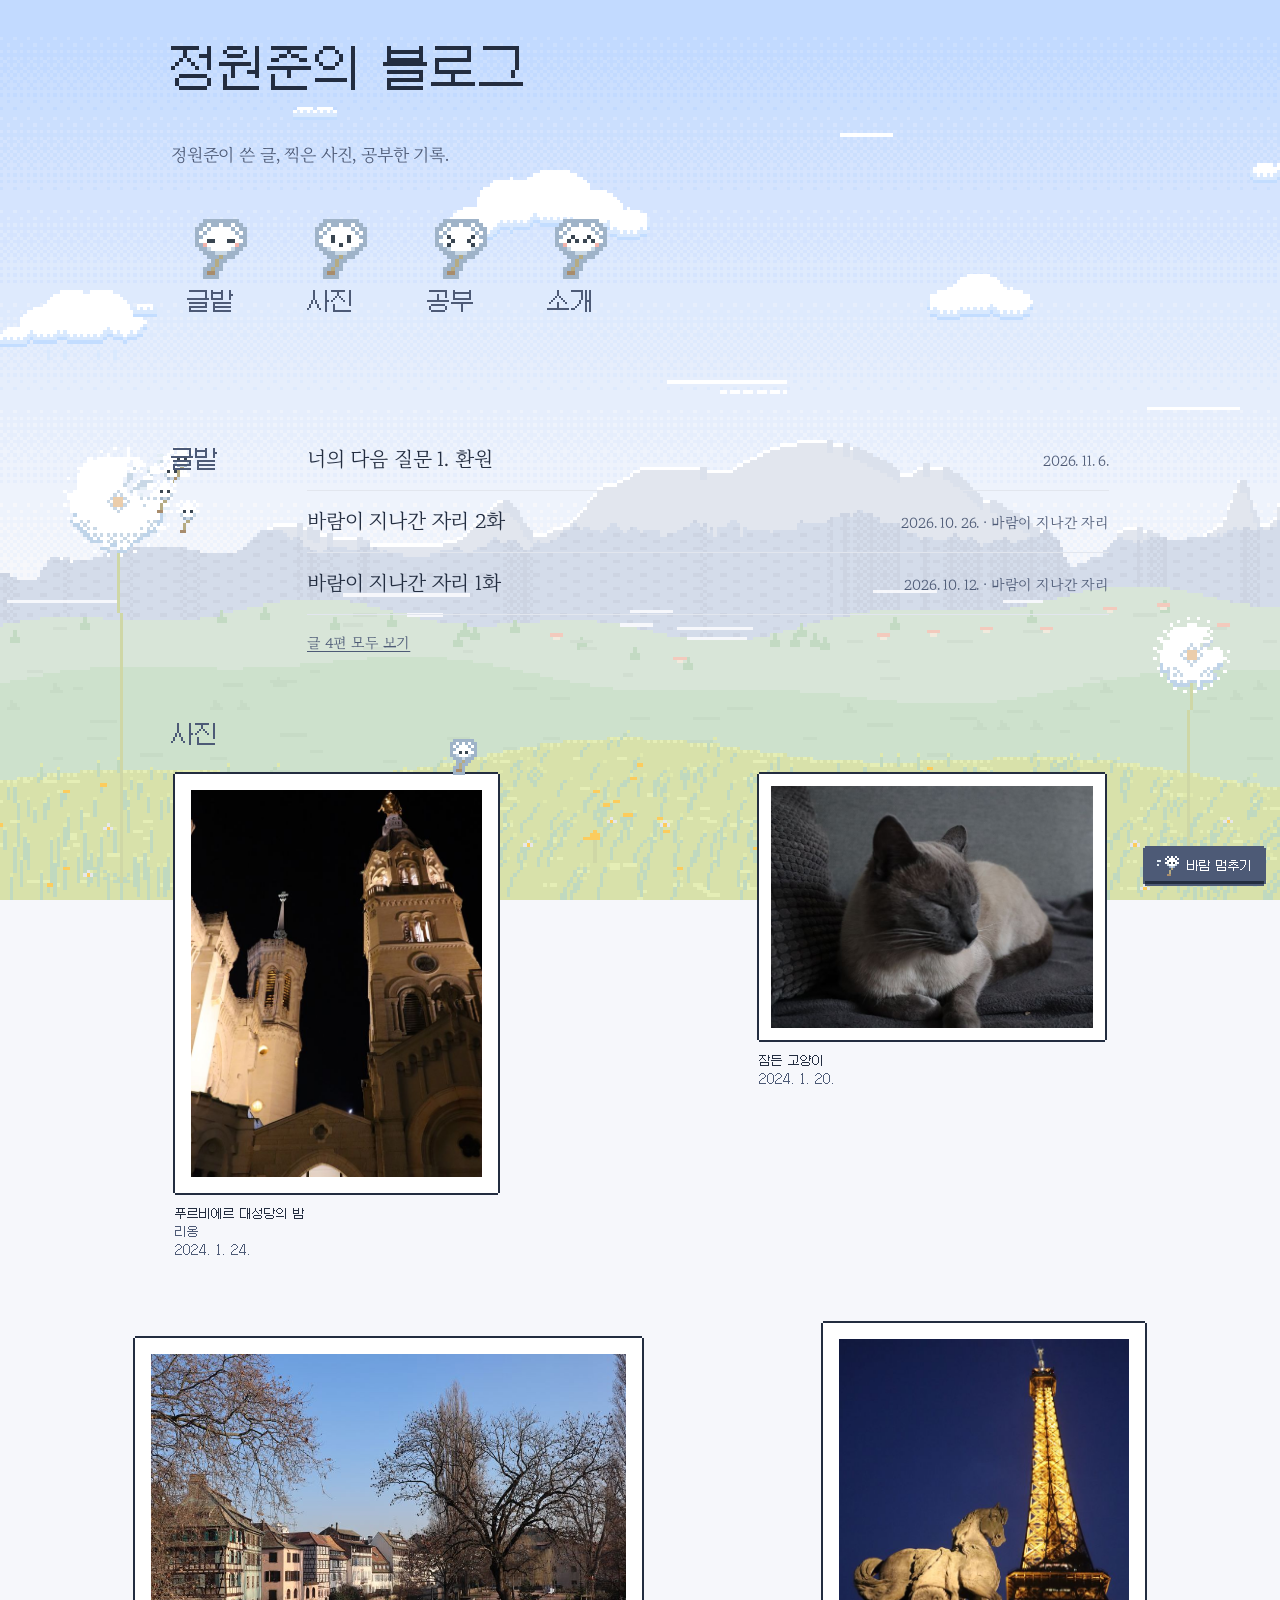
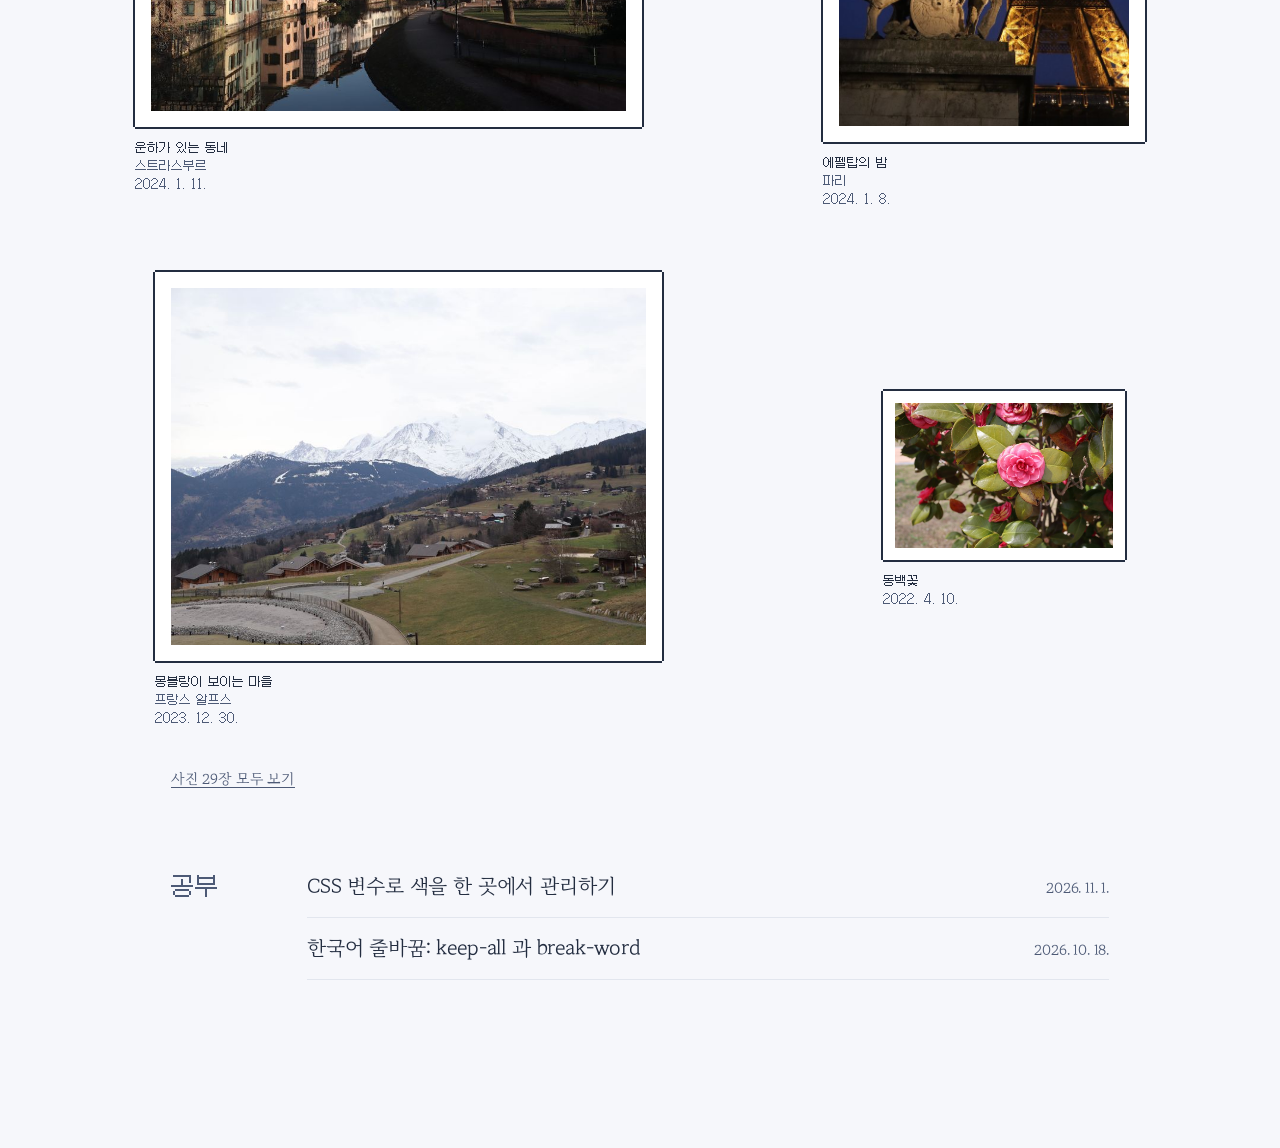
<file: index.html>
<!DOCTYPE html>
<html lang="ko">
<!-- lang="ko" 를 지우지 말 것.
     없으면 브라우저가 한자 글리프를 일본어 폰트에서 가져오고,
     스크린리더가 한국어를 영어로 읽는다. -->
<head>
  <meta charset="UTF-8">
  <meta name="viewport" content="width=device-width, initial-scale=1.0">

  <title>정원준의 블로그</title>
  <meta name="description" content="정원준이 쓴 글, 찍은 사진, 공부한 기록.">
  <meta name="author" content="정원준">

  <link rel="preload" href="fonts/Galmuri11.woff2" as="font" type="font/woff2" crossorigin>
  <link rel="stylesheet" href="style.css">
  <link rel="icon" href="favicon.svg" type="image/svg+xml">

  <!-- Sveltia CMS 트랙: 글 목록은 content/posts.json 에 있고,
       script.js 가 그 파일을 읽어 아래 빈 목록을 채운다. -->
  <script src="script.js" defer></script>
</head>
<body>

  <!-- 씨앗 요정 도트 그림 정의. 화면에 직접 그려지지 않고,
       아래 갈림길·책갈피와 script.js 의 사진 벽이 <use> 로 가져다 쓴다. -->
  <svg class="sprites" width="0" height="0" aria-hidden="true" focusable="false">
<symbol id="seed-b-dot" viewBox="0 0 16 13"><path class="px-l" d="M0 3h3v1h-3zM1 5h1v1h-1z"/><path class="px-w" d="M7 0h1v1h-1zM10 0h1v1h-1zM13 0h1v1h-1zM6 1h1v1h-1zM8 1h5v1h-5zM14 1h1v1h-1zM5 2h1v1h-1zM7 2h7v1h-7zM15 2h1v1h-1zM6 3h9v1h-9zM5 4h3v1h-3zM9 4h3v1h-3zM13 4h3v1h-3zM6 5h9v1h-9zM8 6h5v1h-5z"/><path class="px-s" d="M7 6h1v1h-1zM13 6h1v1h-1zM9 7h3v1h-3z"/><path class="px-o" d="M8 7h1v1h-1zM12 7h1v1h-1z"/><path class="px-e" d="M8 4h1v1h-1zM12 4h1v1h-1z"/><path class="px-t" d="M10 8h1v1h-1zM9 9h1v1h-1zM9 10h1v1h-1zM8 11h1v1h-1z"/><path class="px-k" d="M7 12h2v1h-2z"/></symbol>
<symbol id="seed-b-dot-blush" viewBox="0 0 16 13"><path class="px-l" d="M0 3h3v1h-3zM1 5h1v1h-1z"/><path class="px-w" d="M7 0h1v1h-1zM10 0h1v1h-1zM13 0h1v1h-1zM6 1h1v1h-1zM8 1h5v1h-5zM14 1h1v1h-1zM5 2h1v1h-1zM7 2h7v1h-7zM15 2h1v1h-1zM6 3h9v1h-9zM5 4h3v1h-3zM9 4h3v1h-3zM13 4h3v1h-3zM7 5h7v1h-7zM8 6h5v1h-5z"/><path class="px-s" d="M7 6h1v1h-1zM13 6h1v1h-1zM9 7h3v1h-3z"/><path class="px-o" d="M8 7h1v1h-1zM12 7h1v1h-1z"/><path class="px-e" d="M8 4h1v1h-1zM12 4h1v1h-1z"/><path class="px-b" d="M6 5h1v1h-1zM14 5h1v1h-1z"/><path class="px-t" d="M10 8h1v1h-1zM9 9h1v1h-1zM9 10h1v1h-1zM8 11h1v1h-1z"/><path class="px-k" d="M7 12h2v1h-2z"/></symbol>
<symbol id="seed-b-squint" viewBox="0 0 16 13"><path class="px-l" d="M0 3h3v1h-3zM1 5h1v1h-1z"/><path class="px-w" d="M7 0h1v1h-1zM10 0h1v1h-1zM13 0h1v1h-1zM6 1h1v1h-1zM8 1h5v1h-5zM14 1h1v1h-1zM5 2h1v1h-1zM7 2h7v1h-7zM15 2h1v1h-1zM6 3h1v1h-1zM8 3h5v1h-5zM14 3h1v1h-1zM5 4h3v1h-3zM9 4h3v1h-3zM13 4h3v1h-3zM6 5h1v1h-1zM8 5h5v1h-5zM14 5h1v1h-1zM8 6h5v1h-5z"/><path class="px-s" d="M7 6h1v1h-1zM13 6h1v1h-1zM9 7h3v1h-3z"/><path class="px-o" d="M8 7h1v1h-1zM12 7h1v1h-1z"/><path class="px-e" d="M7 3h1v1h-1zM13 3h1v1h-1zM8 4h1v1h-1zM12 4h1v1h-1zM7 5h1v1h-1zM13 5h1v1h-1z"/><path class="px-t" d="M10 8h1v1h-1zM9 9h1v1h-1zM9 10h1v1h-1zM8 11h1v1h-1z"/><path class="px-k" d="M7 12h2v1h-2z"/></symbol>
<symbol id="seed-b-squint-blush" viewBox="0 0 16 13"><path class="px-l" d="M0 3h3v1h-3zM1 5h1v1h-1z"/><path class="px-w" d="M7 0h1v1h-1zM10 0h1v1h-1zM13 0h1v1h-1zM6 1h1v1h-1zM8 1h5v1h-5zM14 1h1v1h-1zM5 2h1v1h-1zM7 2h7v1h-7zM15 2h1v1h-1zM6 3h1v1h-1zM8 3h5v1h-5zM14 3h1v1h-1zM5 4h3v1h-3zM9 4h3v1h-3zM13 4h3v1h-3zM8 5h5v1h-5zM8 6h5v1h-5z"/><path class="px-s" d="M7 6h1v1h-1zM13 6h1v1h-1zM9 7h3v1h-3z"/><path class="px-o" d="M8 7h1v1h-1zM12 7h1v1h-1z"/><path class="px-e" d="M7 3h1v1h-1zM13 3h1v1h-1zM8 4h1v1h-1zM12 4h1v1h-1zM7 5h1v1h-1zM13 5h1v1h-1z"/><path class="px-b" d="M6 5h1v1h-1zM14 5h1v1h-1z"/><path class="px-t" d="M10 8h1v1h-1zM9 9h1v1h-1zM9 10h1v1h-1zM8 11h1v1h-1z"/><path class="px-k" d="M7 12h2v1h-2z"/></symbol>
<symbol id="seed-b-smile" viewBox="0 0 16 13"><path class="px-l" d="M0 3h3v1h-3zM1 5h1v1h-1z"/><path class="px-w" d="M7 0h1v1h-1zM10 0h1v1h-1zM13 0h1v1h-1zM6 1h1v1h-1zM8 1h5v1h-5zM14 1h1v1h-1zM5 2h1v1h-1zM7 2h7v1h-7zM15 2h1v1h-1zM6 3h2v1h-2zM9 3h3v1h-3zM13 3h2v1h-2zM5 4h2v1h-2zM8 4h1v1h-1zM10 4h1v1h-1zM12 4h1v1h-1zM14 4h2v1h-2zM6 5h9v1h-9zM8 6h5v1h-5z"/><path class="px-s" d="M7 6h1v1h-1zM13 6h1v1h-1zM9 7h3v1h-3z"/><path class="px-o" d="M8 7h1v1h-1zM12 7h1v1h-1z"/><path class="px-e" d="M8 3h1v1h-1zM12 3h1v1h-1zM7 4h1v1h-1zM9 4h1v1h-1zM11 4h1v1h-1zM13 4h1v1h-1z"/><path class="px-t" d="M10 8h1v1h-1zM9 9h1v1h-1zM9 10h1v1h-1zM8 11h1v1h-1z"/><path class="px-k" d="M7 12h2v1h-2z"/></symbol>
<symbol id="seed-b-smile-blush" viewBox="0 0 16 13"><path class="px-l" d="M0 3h3v1h-3zM1 5h1v1h-1z"/><path class="px-w" d="M7 0h1v1h-1zM10 0h1v1h-1zM13 0h1v1h-1zM6 1h1v1h-1zM8 1h5v1h-5zM14 1h1v1h-1zM5 2h1v1h-1zM7 2h7v1h-7zM15 2h1v1h-1zM6 3h2v1h-2zM9 3h3v1h-3zM13 3h2v1h-2zM5 4h2v1h-2zM8 4h1v1h-1zM10 4h1v1h-1zM12 4h1v1h-1zM14 4h2v1h-2zM7 5h7v1h-7zM8 6h5v1h-5z"/><path class="px-s" d="M7 6h1v1h-1zM13 6h1v1h-1zM9 7h3v1h-3z"/><path class="px-o" d="M8 7h1v1h-1zM12 7h1v1h-1z"/><path class="px-e" d="M8 3h1v1h-1zM12 3h1v1h-1zM7 4h1v1h-1zM9 4h1v1h-1zM11 4h1v1h-1zM13 4h1v1h-1z"/><path class="px-b" d="M6 5h1v1h-1zM14 5h1v1h-1z"/><path class="px-t" d="M10 8h1v1h-1zM9 9h1v1h-1zM9 10h1v1h-1zM8 11h1v1h-1z"/><path class="px-k" d="M7 12h2v1h-2z"/></symbol>
<symbol id="seed-b-sleep" viewBox="0 0 16 13"><path class="px-l" d="M0 3h3v1h-3zM1 5h1v1h-1z"/><path class="px-w" d="M7 0h1v1h-1zM10 0h1v1h-1zM13 0h1v1h-1zM6 1h1v1h-1zM8 1h5v1h-5zM14 1h1v1h-1zM5 2h1v1h-1zM7 2h7v1h-7zM15 2h1v1h-1zM6 3h9v1h-9zM5 4h2v1h-2zM9 4h3v1h-3zM14 4h2v1h-2zM6 5h9v1h-9zM8 6h5v1h-5z"/><path class="px-s" d="M7 6h1v1h-1zM13 6h1v1h-1zM9 7h3v1h-3z"/><path class="px-o" d="M8 7h1v1h-1zM12 7h1v1h-1z"/><path class="px-e" d="M7 4h2v1h-2zM12 4h2v1h-2z"/><path class="px-t" d="M10 8h1v1h-1zM9 9h1v1h-1zM9 10h1v1h-1zM8 11h1v1h-1z"/><path class="px-k" d="M7 12h2v1h-2z"/></symbol>
<symbol id="seed-b-sleep-blush" viewBox="0 0 16 13"><path class="px-l" d="M0 3h3v1h-3zM1 5h1v1h-1z"/><path class="px-w" d="M7 0h1v1h-1zM10 0h1v1h-1zM13 0h1v1h-1zM6 1h1v1h-1zM8 1h5v1h-5zM14 1h1v1h-1zM5 2h1v1h-1zM7 2h7v1h-7zM15 2h1v1h-1zM6 3h9v1h-9zM5 4h2v1h-2zM9 4h3v1h-3zM14 4h2v1h-2zM7 5h7v1h-7zM8 6h5v1h-5z"/><path class="px-s" d="M7 6h1v1h-1zM13 6h1v1h-1zM9 7h3v1h-3z"/><path class="px-o" d="M8 7h1v1h-1zM12 7h1v1h-1z"/><path class="px-e" d="M7 4h2v1h-2zM12 4h2v1h-2z"/><path class="px-b" d="M6 5h1v1h-1zM14 5h1v1h-1z"/><path class="px-t" d="M10 8h1v1h-1zM9 9h1v1h-1zM9 10h1v1h-1zM8 11h1v1h-1z"/><path class="px-k" d="M7 12h2v1h-2z"/></symbol>
<symbol id="seed-b-wow" viewBox="0 0 16 13"><path class="px-l" d="M0 3h3v1h-3zM1 5h1v1h-1z"/><path class="px-w" d="M7 0h1v1h-1zM10 0h1v1h-1zM13 0h1v1h-1zM6 1h1v1h-1zM8 1h5v1h-5zM14 1h1v1h-1zM5 2h1v1h-1zM7 2h7v1h-7zM15 2h1v1h-1zM6 3h2v1h-2zM9 3h3v1h-3zM13 3h2v1h-2zM5 4h3v1h-3zM9 4h3v1h-3zM13 4h3v1h-3zM6 5h4v1h-4zM11 5h4v1h-4zM8 6h5v1h-5z"/><path class="px-s" d="M7 6h1v1h-1zM13 6h1v1h-1zM9 7h3v1h-3z"/><path class="px-o" d="M8 7h1v1h-1zM12 7h1v1h-1z"/><path class="px-e" d="M8 3h1v1h-1zM12 3h1v1h-1zM8 4h1v1h-1zM12 4h1v1h-1zM10 5h1v1h-1z"/><path class="px-t" d="M10 8h1v1h-1zM9 9h1v1h-1zM9 10h1v1h-1zM8 11h1v1h-1z"/><path class="px-k" d="M7 12h2v1h-2z"/></symbol>
<symbol id="seed-b-wow-blush" viewBox="0 0 16 13"><path class="px-l" d="M0 3h3v1h-3zM1 5h1v1h-1z"/><path class="px-w" d="M7 0h1v1h-1zM10 0h1v1h-1zM13 0h1v1h-1zM6 1h1v1h-1zM8 1h5v1h-5zM14 1h1v1h-1zM5 2h1v1h-1zM7 2h7v1h-7zM15 2h1v1h-1zM6 3h2v1h-2zM9 3h3v1h-3zM13 3h2v1h-2zM5 4h3v1h-3zM9 4h3v1h-3zM13 4h3v1h-3zM7 5h3v1h-3zM11 5h3v1h-3zM8 6h5v1h-5z"/><path class="px-s" d="M7 6h1v1h-1zM13 6h1v1h-1zM9 7h3v1h-3z"/><path class="px-o" d="M8 7h1v1h-1zM12 7h1v1h-1z"/><path class="px-e" d="M8 3h1v1h-1zM12 3h1v1h-1zM8 4h1v1h-1zM12 4h1v1h-1zM10 5h1v1h-1z"/><path class="px-b" d="M6 5h1v1h-1zM14 5h1v1h-1z"/><path class="px-t" d="M10 8h1v1h-1zM9 9h1v1h-1zM9 10h1v1h-1zM8 11h1v1h-1z"/><path class="px-k" d="M7 12h2v1h-2z"/></symbol>
<symbol id="seed-b-wink" viewBox="0 0 16 13"><path class="px-l" d="M0 3h3v1h-3zM1 5h1v1h-1z"/><path class="px-w" d="M7 0h1v1h-1zM10 0h1v1h-1zM13 0h1v1h-1zM6 1h1v1h-1zM8 1h5v1h-5zM14 1h1v1h-1zM5 2h1v1h-1zM7 2h7v1h-7zM15 2h1v1h-1zM6 3h6v1h-6zM13 3h2v1h-2zM5 4h3v1h-3zM9 4h2v1h-2zM12 4h1v1h-1zM14 4h2v1h-2zM6 5h9v1h-9zM8 6h5v1h-5z"/><path class="px-s" d="M7 6h1v1h-1zM13 6h1v1h-1zM9 7h3v1h-3z"/><path class="px-o" d="M8 7h1v1h-1zM12 7h1v1h-1z"/><path class="px-e" d="M12 3h1v1h-1zM8 4h1v1h-1zM11 4h1v1h-1zM13 4h1v1h-1z"/><path class="px-t" d="M10 8h1v1h-1zM9 9h1v1h-1zM9 10h1v1h-1zM8 11h1v1h-1z"/><path class="px-k" d="M7 12h2v1h-2z"/></symbol>
<symbol id="seed-b-wink-blush" viewBox="0 0 16 13"><path class="px-l" d="M0 3h3v1h-3zM1 5h1v1h-1z"/><path class="px-w" d="M7 0h1v1h-1zM10 0h1v1h-1zM13 0h1v1h-1zM6 1h1v1h-1zM8 1h5v1h-5zM14 1h1v1h-1zM5 2h1v1h-1zM7 2h7v1h-7zM15 2h1v1h-1zM6 3h6v1h-6zM13 3h2v1h-2zM5 4h3v1h-3zM9 4h2v1h-2zM12 4h1v1h-1zM14 4h2v1h-2zM7 5h7v1h-7zM8 6h5v1h-5z"/><path class="px-s" d="M7 6h1v1h-1zM13 6h1v1h-1zM9 7h3v1h-3z"/><path class="px-o" d="M8 7h1v1h-1zM12 7h1v1h-1z"/><path class="px-e" d="M12 3h1v1h-1zM8 4h1v1h-1zM11 4h1v1h-1zM13 4h1v1h-1z"/><path class="px-b" d="M6 5h1v1h-1zM14 5h1v1h-1z"/><path class="px-t" d="M10 8h1v1h-1zM9 9h1v1h-1zM9 10h1v1h-1zM8 11h1v1h-1z"/><path class="px-k" d="M7 12h2v1h-2z"/></symbol>
<symbol id="seed-s-dot" viewBox="0 0 11 10"><path class="px-l" d="M0 2h2v1h-2zM0 4h1v1h-1z"/><path class="px-w" d="M5 0h1v1h-1zM7 0h1v1h-1zM9 0h1v1h-1zM4 1h1v1h-1zM6 1h3v1h-3zM10 1h1v1h-1zM5 2h5v1h-5zM4 3h2v1h-2zM7 3h1v1h-1zM9 3h2v1h-2zM6 4h3v1h-3z"/><path class="px-s" d="M5 4h1v1h-1zM9 4h1v1h-1zM7 5h1v1h-1z"/><path class="px-o" d="M6 5h1v1h-1zM8 5h1v1h-1z"/><path class="px-e" d="M6 3h1v1h-1zM8 3h1v1h-1z"/><path class="px-t" d="M7 6h1v1h-1zM6 7h1v1h-1zM6 8h1v1h-1z"/><path class="px-k" d="M5 9h2v1h-2z"/></symbol>
<symbol id="seed-s-sleep" viewBox="0 0 11 10"><path class="px-l" d="M0 2h2v1h-2zM0 4h1v1h-1z"/><path class="px-w" d="M5 0h1v1h-1zM7 0h1v1h-1zM9 0h1v1h-1zM4 1h1v1h-1zM6 1h3v1h-3zM10 1h1v1h-1zM5 2h5v1h-5zM4 3h1v1h-1zM7 3h1v1h-1zM10 3h1v1h-1zM6 4h3v1h-3z"/><path class="px-s" d="M5 4h1v1h-1zM9 4h1v1h-1zM7 5h1v1h-1z"/><path class="px-o" d="M6 5h1v1h-1zM8 5h1v1h-1z"/><path class="px-e" d="M5 3h2v1h-2zM8 3h2v1h-2z"/><path class="px-t" d="M7 6h1v1h-1zM6 7h1v1h-1zM6 8h1v1h-1z"/><path class="px-k" d="M5 9h2v1h-2z"/></symbol>
<symbol id="seed-fluff" viewBox="0 0 4 3"><path class="px-w" d="M2 0h1v1h-1zM1 1h3v1h-3z"/><path class="px-s" d="M0 2h1v1h-1z"/></symbol>
<symbol id="gust" viewBox="0 0 22 1"><path class="px-g" d="M0 0h5v1h-5zM7 0h10v1h-10zM19 0h3v1h-3z"/></symbol>
  </svg>

  <!-- 배경 풍경. 사이트 맨 뒤에 고정된 도트 풍경이고, 글과 사진은 그 위에 걸린다
       (2026-11-06 정원준 제안 "도트로 예전의 하늘하늘한 풍경을 가장 뒤편에").
       그림은 images/scene-*.png 세 장이다: 하늘·먼 산·언덕(back), 구름(clouds), 앞 풀밭 6장면(meadow).
       요정과 바람의 좌표 --x, --y, --w, --dx, --dy 는 풍경 그림(480×270)의 도트 단위다.
       장식이라 스크린리더는 읽지 않는다. -->
  <div class="scene" aria-hidden="true">
    <div class="scene-back"></div>
    <div class="scene-clouds"></div>
    <div class="scene-meadow"></div>
    <div class="scene-wind">
      <!-- 민들레에서 막 떠난 요정들 -->
      <svg class="flyer blinks" viewBox="0 0 11 10" style="--x:92;--y:138;--w:11;--dx:400;--dy:-72;--t:38s;--d:-2s;--f:3.2s"><g class="flutter"><use class="eye-open" href="#seed-s-dot"/><use class="eye-shut" href="#seed-s-sleep"/></g></svg>
      <svg class="flyer blinks" viewBox="0 0 11 10" style="--x:97;--y:150;--w:11;--dx:380;--dy:-96;--t:30s;--d:-11s;--f:2.6s"><g class="flutter"><use class="eye-open" href="#seed-s-dot"/><use class="eye-shut" href="#seed-s-sleep"/></g></svg>
      <svg class="flyer blinks" viewBox="0 0 11 10" style="--x:90;--y:144;--w:11;--dx:410;--dy:-44;--t:44s;--d:-24s;--f:3.8s"><g class="flutter"><use class="eye-open" href="#seed-s-dot"/><use class="eye-shut" href="#seed-s-sleep"/></g></svg>
      <svg class="flyer blinks" viewBox="0 0 11 10" style="--x:95;--y:134;--w:11;--dx:390;--dy:-104;--t:35s;--d:-31s;--f:3.0s"><g class="flutter"><use class="eye-open" href="#seed-s-dot"/><use class="eye-shut" href="#seed-s-sleep"/></g></svg>
      <!-- 멀리서부터 하늘을 건너오는 요정들. 큰 요정은 가장 높이 나는 하나뿐이다.
           배경 요정이 크면 첫 화면 갈림길의 요정과 헷갈린다. -->
      <svg class="flyer blinks" viewBox="0 0 11 10" style="--x:-20;--y:62;--w:11;--dx:520;--dy:-12;--t:52s;--d:-8s;--f:4.4s"><g class="flutter"><use class="eye-open" href="#seed-s-dot"/><use class="eye-shut" href="#seed-s-sleep"/></g></svg>
      <svg class="flyer" viewBox="0 0 11 10" style="--x:-16;--y:100;--w:11;--dx:510;--dy:-30;--t:40s;--d:-19s;--f:3.4s"><g class="flutter"><use class="eye-open" href="#seed-s-sleep"/></g></svg>
      <svg class="flyer blinks" viewBox="0 0 11 10" style="--x:-20;--y:118;--w:11;--dx:520;--dy:-50;--t:48s;--d:-40s;--f:3.6s"><g class="flutter"><use class="eye-open" href="#seed-s-dot"/><use class="eye-shut" href="#seed-s-sleep"/></g></svg>
      <svg class="flyer blinks" viewBox="0 0 16 13" style="--x:-18;--y:26;--w:16;--dx:520;--dy:6;--t:58s;--d:-30s;--f:4.8s"><g class="flutter"><use class="eye-open" href="#seed-b-dot-blush"/><use class="eye-shut" href="#seed-b-sleep-blush"/></g></svg>
      <!-- 솜털 -->
      <svg class="flyer" viewBox="0 0 4 3" style="--x:94;--y:157;--w:4;--dx:391;--dy:-128;--t:31s;--d:-22.9s;--f:2.9s"><g class="flutter"><use class="eye-open" href="#seed-fluff"/></g></svg>
      <svg class="flyer" viewBox="0 0 4 3" style="--x:86;--y:148;--w:4;--dx:363;--dy:-123;--t:18s;--d:-16.2s;--f:1.8s"><g class="flutter"><use class="eye-open" href="#seed-fluff"/></g></svg>
      <svg class="flyer" viewBox="0 0 4 3" style="--x:101;--y:141;--w:4;--dx:397;--dy:-109;--t:19s;--d:-10.9s;--f:1.6s"><g class="flutter"><use class="eye-open" href="#seed-fluff"/></g></svg>
      <svg class="flyer" viewBox="0 0 4 3" style="--x:92;--y:147;--w:4;--dx:371;--dy:-63;--t:31s;--d:-23.7s;--f:1.8s"><g class="flutter"><use class="eye-open" href="#seed-fluff"/></g></svg>
      <svg class="flyer" viewBox="0 0 4 3" style="--x:88;--y:138;--w:4;--dx:413;--dy:-56;--t:20s;--d:-0.0s;--f:2.8s"><g class="flutter"><use class="eye-open" href="#seed-fluff"/></g></svg>
      <svg class="flyer" viewBox="0 0 4 3" style="--x:92;--y:140;--w:4;--dx:342;--dy:-61;--t:22s;--d:-6.9s;--f:1.9s"><g class="flutter"><use class="eye-open" href="#seed-fluff"/></g></svg>
      <svg class="flyer" viewBox="0 0 4 3" style="--x:92;--y:139;--w:4;--dx:350;--dy:-89;--t:22s;--d:-0.5s;--f:2.2s"><g class="flutter"><use class="eye-open" href="#seed-fluff"/></g></svg>
      <svg class="flyer" viewBox="0 0 4 3" style="--x:90;--y:142;--w:4;--dx:316;--dy:-82;--t:22s;--d:-18.0s;--f:2.4s"><g class="flutter"><use class="eye-open" href="#seed-fluff"/></g></svg>
      <svg class="flyer" viewBox="0 0 4 3" style="--x:96;--y:136;--w:4;--dx:379;--dy:-85;--t:31s;--d:-9.5s;--f:2.6s"><g class="flutter"><use class="eye-open" href="#seed-fluff"/></g></svg>
      <svg class="flyer" viewBox="0 0 4 3" style="--x:91;--y:149;--w:4;--dx:420;--dy:-62;--t:18s;--d:-4.6s;--f:2.9s"><g class="flutter"><use class="eye-open" href="#seed-fluff"/></g></svg>
      <!-- 바람 줄 -->
      <svg class="gust" viewBox="0 0 22 1" style="--x:20;--y:58;--w:22;--dx:170;--t:9s;--d:-1s"><use href="#gust"/></svg>
      <svg class="gust" viewBox="0 0 22 1" style="--x:150;--y:96;--w:22;--dx:190;--t:11s;--d:-6s"><use href="#gust"/></svg>
      <svg class="gust" viewBox="0 0 22 1" style="--x:60;--y:128;--w:22;--dx:160;--t:8s;--d:-3.5s"><use href="#gust"/></svg>
      <svg class="gust" viewBox="0 0 22 1" style="--x:260;--y:70;--w:22;--dx:180;--t:13s;--d:-9s"><use href="#gust"/></svg>
    </div>
  </div>

  <!-- 바람 멈추기. 체크박스라서 JavaScript 가 없어도 동작한다.
       script.js 는 고른 상태를 기억하는 일만 한다. -->
  <label class="wind-toggle">
    <input type="checkbox" id="wind-still">
    <svg class="wind-toggle-icon" viewBox="0 0 11 10" aria-hidden="true" focusable="false"><use class="icon-awake" href="#seed-s-dot"/><use class="icon-asleep" href="#seed-s-sleep"/></svg>
    <span>바람 멈추기</span>
  </label>

  <div class="wrap">

    <header class="site-head">
      <h1 class="site-name"><a href="./">정원준의 블로그</a></h1>
      <nav aria-label="분류">
        <ul class="site-nav">
          <li><a href="#writing">글밭</a></li>
          <li><a href="#photos">사진</a></li>
          <li><a href="#notes">공부</a></li>
          <li><a href="#about">소개</a></li>
        </ul>
      </nav>
    </header>

    <main>

      <!-- 첫 화면: 갈림길과, 갈래마다 대표작 몇 개.
           근거: 2026-11-06 정원준 요청 "메인 화면이 길어지지 않게 대표로 몇 개만 보여 주고,
           더 보고 싶으면 링크로 사진·글·공부·소개로 가게". 몇 개를 보일지는 data-show,
           무엇을 보일지는 CMS 의 "첫 화면에 걸기"가 정한다(없으면 최신순). -->
      <div id="home">
        <p class="lede">정원준이 쓴 글, 찍은 사진, 공부한 기록.</p>

        <!-- 첫 화면의 갈림길. 씨앗 요정 넷이 각자 한 곳을 맡는다(2026-11-06 정원준 제안
             "씨앗요정을 시작으로 고를 수 있게"). 얼굴은 맡은 곳의 성격에서 골랐다:
             글밭은 꿈꾸듯 잠든 얼굴, 사진은 눈이 동그래진 얼굴, 공부는 집중한 얼굴, 소개는 웃는 얼굴. -->
        <nav class="choose" aria-label="둘러보기">
          <ul>
            <li><a href="#writing"><svg class="choose-seed" viewBox="0 0 16 13" aria-hidden="true" focusable="false"><use href="#seed-b-sleep-blush"/></svg><span>글밭</span></a></li>
            <li><a href="#photos"><svg class="choose-seed" viewBox="0 0 16 13" aria-hidden="true" focusable="false"><use href="#seed-b-wow"/></svg><span>사진</span></a></li>
            <li><a href="#notes"><svg class="choose-seed" viewBox="0 0 16 13" aria-hidden="true" focusable="false"><use href="#seed-b-squint"/></svg><span>공부</span></a></li>
            <li><a href="#about"><svg class="choose-seed" viewBox="0 0 16 13" aria-hidden="true" focusable="false"><use href="#seed-b-smile-blush"/></svg><span>소개</span></a></li>
          </ul>
        </nav>

        <noscript>
          <p class="meta">글과 사진 목록은 JavaScript가 켜져 있어야 보입니다. 소개는 위의 "소개"에서 볼 수 있습니다.</p>
        </noscript>

        <!-- "모두 보기"는 그 갈래에 대표작보다 많은 글이 있을 때만 보인다(script.js). -->
        <section class="preview" aria-labelledby="writing-preview-title">
          <h2 id="writing-preview-title">글밭</h2>
          <ul class="post-list" data-kind="writing" data-show="3"></ul>
          <p class="more"><a href="#writing">글 모두 보기</a></p>
        </section>

        <section class="preview preview-photos" aria-labelledby="photos-preview-title">
          <h2 id="photos-preview-title">사진</h2>
          <!-- 사진 벽. script.js 가 사진을 액자에 넣어 건다. -->
          <ul class="post-list wall" data-kind="photo" data-show="6"></ul>
          <p class="more"><a href="#photos">사진 모두 보기</a></p>
        </section>

        <section class="preview" aria-labelledby="notes-preview-title">
          <h2 id="notes-preview-title">공부</h2>
          <ul class="post-list" data-kind="note" data-show="3"></ul>
          <p class="more"><a href="#notes">공부 기록 모두 보기</a></p>
        </section>
      </div>

      <!-- 갈래 화면. 주소 끝이 #writing, #photos, #notes, #about 일 때 그 하나만 보인다.
           JavaScript 가 꺼져 있어도 :target 으로 열린다(style.css). -->
      <section id="writing" class="view" aria-labelledby="writing-title" hidden>
        <h2 id="writing-title" class="view-title" tabindex="-1">글밭</h2>
        <p class="view-lede">소설과 에세이.</p>
        <ul class="post-list" data-kind="writing"></ul>
      </section>

      <section id="photos" class="view" aria-labelledby="photos-title" hidden>
        <h2 id="photos-title" class="view-title" tabindex="-1">사진</h2>
        <ul class="post-list wall" data-kind="photo"></ul>
      </section>

      <section id="notes" class="view" aria-labelledby="notes-title" hidden>
        <h2 id="notes-title" class="view-title" tabindex="-1">공부</h2>
        <ul class="post-list" data-kind="note"></ul>
      </section>

      <!-- 소개. JavaScript 없이도 보이도록 HTML에 직접 쓴다.
           채울 것(정원준): 무엇을 공부하는지, 어떤 글을 쓰는지, 연락받을 곳(원할 때만).
           확인되지 않은 내용은 지어 넣지 않았다. -->
      <section id="about" class="view" aria-labelledby="about-title" hidden>
        <h2 id="about-title" class="view-title" tabindex="-1">소개</h2>
        <div class="about">
          <p>정원준입니다. 글을 쓰고, 사진을 찍고, 공부한 것을 기록합니다.</p>
        </div>
      </section>

      <!-- 글 하나를 열었을 때(#p/글-id) script.js 가 채운다. -->
      <article id="post" hidden>
        <!-- 글밭 책갈피: 읽은 만큼 여백의 씨앗 요정이 아래로 내려온다(style.css). -->
        <svg class="bookmark" viewBox="0 0 11 10" aria-hidden="true" focusable="false"><use href="#seed-s-dot"/></svg>
        <!-- 연재 글이면 작품명과 첫머리 한 줄이 제목 위에 온다(조판본의 순서). -->
        <p class="post-series" hidden></p>
        <p class="post-lead" hidden></p>
        <h2 class="post-title" tabindex="-1"></h2>
        <p class="meta post-meta"></p>
        <div class="post-media"></div>
        <div class="post-body"></div>
        <p class="post-after" hidden></p>
        <p class="post-back"><a href="#writing">목록으로</a></p>
      </article>

    </main>

  </div>

</body>
</html>
</file>
<file: style.css>
/* ============================================================
   정원준의 블로그

   색·간격·글자 크기를 아래 변수로 먼저 정의하고,
   실제 스타일에서는 변수만 참조한다.
   같은 값을 여러 곳에 직접 적지 않는다.

   변수 이름은 색조가 아니라 역할이나 재료로 짓는다.
   ============================================================ */

/* --- 서체 등록 ------------------------------------------------
   둘 다 SIL Open Font License 1.1. 라이선스 전문은 각 woff2 메타데이터에 들어 있다.

   Galmuri11 — Copyright (c) 2019-2025 Lee Minseo. https://github.com/quiple/galmuri
     출처: 사용자 요청 "도트 디자인의 웹사이트" (2026-11-03 대화).
     sources/ 에 해당 파일이 없다. 출처 규칙과 충돌하지만 사용자의 명시적 지시로 넣는다.
     사이트 이름, 분류, 제목에만 쓴다. 본문에는 쓰지 않는다. 한글 장문에서 눈이 지친다.
     12px 격자로 그린 서체라 12px의 정수배(12/24/36/48)에서만 픽셀이 또렷하다.

   MaruBuri(마루 부리) — Copyright (c) NAVER Corporation. https://hangeul.naver.com
     글 본문용. 획이 가늘고 끝이 둥근 명조라 "하늘하늘"하게 읽히면서도
     화면에서 긴 글을 읽기에 무리가 없다.
*/
@font-face {
  font-family: "Galmuri11";
  src: url("fonts/Galmuri11.woff2") format("woff2");
  font-weight: 400;
  font-style: normal;
  font-display: swap;
}

@font-face {
  font-family: "MaruBuri";
  src: url("fonts/MaruBuri-Regular.woff2") format("woff2");
  font-weight: 400;
  font-style: normal;
  font-display: swap;
}

:root {
  /* --- 색 ---------------------------------------------------
     originals/ 의 사진에서 집은 값이다(2026-11-06 정원준 승인).
     "넓은 하늘, 바람, 안개"에 가장 가까운 23번 몽블랑 사진이 중심이다.
       23 = originals/KakaoTalk_261106_130421_221.jpg (몽블랑이 보이는 마을)
       03 = originals/KakaoTalk_261106_130410_21.jpg  (물에 비친 하늘)
       04 = originals/KakaoTalk_261106_130410_31.jpg  (강가의 성)
     대비는 벽(--paper)과, 글자 뒤에 깔리는 배경 풍경의 가장 어두운 색(상대 밝기 0.64)
     둘 다를 기준으로 잰다. 풍경 위에서 본문은 9:1, 강조색은 4.5:1 이상이다.
  */
  --paper:  #f6f7fb;   /* 벽. 23 위쪽 하늘 */
  --mat:    #ffffff;   /* 액자 안쪽 여백(매트). 흰 종이 */
  --ink:    #232d40;   /* 본문. 03 위쪽 하늘의 짙은 남색. 12.9:1 */
  --hill:   #4d5a76;   /* 강조·링크·섹션 제목. 23 먼 산 그늘. 6.45:1 */
  --ink-2:  var(--hill); /* 보조 텍스트 */
  --ink-3:  var(--hill); /* 캡션, 날짜, 라벨. 풍경 위에서도 4.5:1 이 되도록 강조색과 같은 값 */
  --rule:   #e2e6ee;   /* 선. 23 봉우리의 눈 */

  /* 씨앗 요정 자신의 색. 사진에서 뽑은 값이 아니라 요정을 처음 그릴 때 정한 값이고
     (2026-11-04 디자인 위임), 어느 배경에 앉아도 같은 요정으로 보이도록 그대로 둔다. */
  --seed-white: #ffffff;   /* 솜털 */
  --seed-shade: #c9d8e6;   /* 솜털 아래 그늘 */
  --seed-line:  #9fb3c8;   /* 솜털 아랫면 외곽선 */
  --seed-eye:   #3a4652;   /* 눈 */
  --seed-blush: #f2b3ab;   /* 볼 */
  --seed-stem:  #b5ab83;   /* 줄기 */
  --seed-core:  #a88c6c;   /* 씨앗 */
  --wind-line:  #e3edf5;   /* 씨앗 뒤 바람 줄 */

  /* --- 간격 -------------------------------------------------
     아래 여덟 단계 안에서만 고른다.
  */
  --space-1: 0.25rem;
  --space-2: 0.5rem;
  --space-3: 0.75rem;
  --space-4: 1rem;
  --space-5: 1.5rem;
  --space-6: 2.5rem;
  --space-7: 4rem;
  --space-8: 6.5rem;

  /* --- 글자 크기 ---------------------------------------------
     본문 서체(MaruBuri)용과 픽셀 서체(Galmuri11)용을 나눈다.
     픽셀 서체는 12px 정수배가 아니면 흐려지므로 따로 둔다.
  */
  --text-s:  0.875rem;    /* 날짜, 캡션 */
  --text-m:  1.0625rem;   /* 본문. 한글은 16px 아래에서 획이 뭉개진다 */
  --text-l:  1.25rem;     /* 목록의 글 제목 */

  --pixel-s:  0.75rem;    /* 12px. 사진 라벨 */
  --pixel-m:  1.5rem;     /* 24px. 분류, 섹션 제목 */
  --pixel-l:  2.25rem;    /* 36px. 글 제목(넓은 화면), 사이트 이름(좁은 화면) */
  --pixel-xl: 3rem;       /* 48px. 사이트 이름(넓은 화면) */

  /* --- 서체 -------------------------------------------------
     교체 지점은 이 두 변수뿐이다. 다른 곳에 폰트 이름을 적지 않는다.
     라틴 서체를 먼저, 한글 서체를 뒤에 놓는다.
     두 서체 모두 라틴 글리프를 자체 포함하므로 맨 앞에 둔다.
  */
  --font-body:    "MaruBuri", "AppleMyungjo", "Batang", serif;
  --font-display: "Galmuri11", "Apple SD Gothic Neo", "Malgun Gothic", sans-serif;

  /* --- 본문 폭 ----------------------------------------------
     한 줄이 한글 45자를 넘으면 읽기 어렵다. em 으로 잡는다.
  */
  --measure: 38em;
  --layout: 58em;
  --wall: 72rem;          /* 사진 벽. 글 폭보다 넓게 걸어 전시실처럼 쓴다 */
  --section-rail: 6rem;

  /* --- 도트 크기 --------------------------------------------
     도트 그림은 정수배로만 키운다. 그래야 픽셀이 고르게 보인다. */
  --pixel-icon:  1.375rem;  /* 22px. 11px 작은 씨앗 요정의 2배. 바람 스위치 */
  --pixel-perch: 2.0625rem; /* 33px. 11px 작은 씨앗 요정의 3배. 액자 위, 책갈피 */
  --pixel-seed:  4rem;      /* 64px. 16px 큰 씨앗 요정의 4배. 첫 화면 갈림길 */
  --pixel-tile:  3rem;      /* 48px. 16px 도트 판(파비콘과 같은 그림)의 3배 */
  --frame-line:  2px;       /* 액자 도트 선 두께 */
}

/* ------------------------------------------------------------
   기준선
   장식보다 먼저 성립해야 하는 것들이다. 지우지 말 것.
   ------------------------------------------------------------ */

*, *::before, *::after { box-sizing: border-box; }

html { -webkit-text-size-adjust: 100%; }

body {
  margin: 0;
  background: var(--paper);
  color: var(--ink);
  font-family: var(--font-body);
  font-size: var(--text-m);

  /* 한글은 라틴 문자보다 행간이 더 필요하다. 본문 1.6~1.8 */
  line-height: 1.8;

  /* keep-all 이 없으면 한글 문장이 단어 중간에서 잘린다.
     break-word 가 없으면 긴 URL 이 화면을 뚫는다. 둘은 같이 쓴다. */
  word-break: keep-all;
  overflow-wrap: break-word;

  /* 한글 본문은 자간을 조금 좁히는 쪽이 낫다. 0 ~ -0.02em.
     제목은 받침이 부딪히므로 좁히지 않는다. */
  letter-spacing: -0.01em;
}

p { text-wrap: pretty; }  /* Firefox 는 아직 미지원. 없어도 문제없다 */

/* 키보드로 이동할 때 지금 어디 있는지 보여야 한다. */
:focus-visible {
  outline: 2px solid var(--ink);
  outline-offset: 3px;
}

img {
  max-width: 100%;
  height: auto;
  display: block;
}

a {
  color: inherit;
  text-underline-offset: 0.2em;
}

/* ------------------------------------------------------------
   레이아웃
   ------------------------------------------------------------ */

.wrap {
  max-width: var(--layout);
  margin: 0 auto;
  padding: var(--space-6) var(--space-5) var(--space-8);
}

/* ------------------------------------------------------------
   씨앗 요정
   index.html 맨 위 <svg class="sprites"> 에 그려 둔 도트 그림의 색.
   갈림길, 사진 벽, 책갈피, 404 가 같은 그림을 가져다 쓴다.
   ------------------------------------------------------------ */

.sprites { position: absolute; }   /* 정의만 담는 그릇. 화면에 그려지지 않는다 */

.px-w { fill: var(--seed-white); }
.px-s { fill: var(--seed-shade); }
.px-o { fill: var(--seed-line); }
.px-e { fill: var(--seed-eye); }
.px-b { fill: var(--seed-blush); }
.px-t { fill: var(--seed-stem); }
.px-k { fill: var(--seed-core); }
.px-l { fill: var(--wind-line); }
.px-g { fill: var(--seed-white); }

/* ------------------------------------------------------------
   배경 풍경
   근거: 2026-11-06 정원준 제안 "도트로 예전의 하늘하늘한 풍경을 가장 뒤편에 두고,
   그 뒤에서 요정들이 하늘하늘 바람에 날리는 느낌".
   - 그림은 480×270 도트다. 화면을 덮도록 키우고, --px 가 도트 한 칸의 화면 크기다.
   - 그림 아래쪽을 화면 바닥에 맞춘다. 넓은 화면은 가운데를, 세로로 긴 화면은
     왼쪽(요정이 떠나는 큰 민들레 쪽)을 보여 준다(--anchor).
   - 글자 뒤에 깔리므로 풍경의 모든 색은 상대 밝기 0.64 이상이다. 사진에서 집은 색의
     색상(hue)은 그대로 두고 밝기만 올렸다. 안개 낀 아침처럼 보이는 이유다.
   - 출처: 먼 산 능선은 23 몽블랑 사진에서 뽑았고, 언덕 마을의 샬레·전나무도 23,
     하늘은 24, 풀은 27·29, 노란 꽃과 꽃줄기는 25, 흰 꽃은 28, 구름 그늘은 03 에서 왔다.
     민들레와 날리는 요정은 씨앗 요정의 색을 쓴다. 양 구름은 2026-11-03 합의한 오리지널.
   ------------------------------------------------------------ */

.scene {
  --px: max(100vw / 480, 100vh / 270);
  --anchor: 0.5;
  position: fixed;
  top: 0;
  left: 0;
  width: 100%;
  height: 100vh;
  z-index: -1;
  pointer-events: none;
  image-rendering: pixelated;
  /* 장식 층이다. 화면 밖으로 날아간 요정을 잘라 내는 것이 의도이고,
     넘치는 레이아웃을 덮으려는 것이 아니다. */
  overflow: clip;
}
@supports (height: 100lvh) {
  /* 모바일 주소창이 접혔다 펴져도 풍경이 덜컹거리지 않게 가장 큰 높이를 쓴다 */
  .scene { height: 100lvh; --px: max(100vw / 480, 100lvh / 270); }
}
@media (max-aspect-ratio: 1/1) {
  .scene { --anchor: 0.15; }
}

.scene > * { position: absolute; }

.scene-back,
.scene-clouds,
.scene-meadow {
  background-repeat: no-repeat;
  background-position-x: calc(var(--anchor) * 100%);
}
.scene-back {
  inset: 0;
  background-image: url("images/scene-back.png");
  background-size: calc(480 * var(--px)) calc(270 * var(--px));
  background-position-y: 100%;
}
.scene-clouds {             /* 그림 y 0~139. 가로로 이어 붙어 끝없이 흘러간다 */
  left: 0;
  right: 0;
  bottom: calc(130 * var(--px));
  height: calc(140 * var(--px));
  background-image: url("images/scene-clouds.png");
  background-repeat: repeat-x;
  background-size: calc(480 * var(--px)) 100%;
}
.scene-meadow {             /* 그림 y 126~269. 세로로 6장면이 붙어 있다 */
  left: 0;
  right: 0;
  bottom: 0;
  height: calc(144 * var(--px));
  background-image: url("images/scene-meadow.png");
  background-size: calc(480 * var(--px)) calc(864 * var(--px));
  background-position-y: 0;
}
.scene-wind { inset: 0; }

/* 날리는 요정, 솜털, 바람 줄. 좌표는 풍경 그림의 도트 단위다. */
.flyer,
.gust {
  position: absolute;
  left: calc((100% - 480 * var(--px)) * var(--anchor) + var(--x) * var(--px));
  top: calc(100% - (270 - var(--y)) * var(--px));
  width: calc(var(--w) * var(--px));
  height: auto;
  overflow: visible;
  shape-rendering: crispEdges;
}
.flyer .eye-shut { opacity: 0; }
.gust { opacity: 0; }

/* 글을 읽는 화면에서는 바람이 그치고 날리던 요정들도 물러난다.
   풍경 위로 안개가 내려앉아(벽색 한 겹) 문장만 또렷하게 남는다. */
body:has(#post:not([hidden])) .scene-wind { visibility: hidden; }
.scene::after {
  content: "";
  position: absolute;
  inset: 0;
  background: var(--paper);
  opacity: 0;
}
body:has(#post:not([hidden])) .scene::after { opacity: 0.72; }
@media (prefers-reduced-motion: no-preference) {
  .scene::after { transition: opacity 0.6s steps(4); }   /* 글을 열 때, 안개가 네 겹으로 내려앉는다 */
}

/* ------------------------------------------------------------
   머리: 사이트 이름 + 분류
   ------------------------------------------------------------ */

h1, h2, h3 {
  font-family: var(--font-display);
  font-weight: 400;        /* 픽셀 서체에 가짜 굵기를 입히면 획이 뭉개진다 */
  line-height: 1.25;       /* 제목은 1.2~1.4. 24/36/48px 에서 정수 픽셀이 된다 */
  letter-spacing: 0;
  margin: 0;
}

.site-head {
  margin-bottom: var(--space-6);
}

.site-name {
  font-size: var(--pixel-l);
  margin-bottom: var(--space-4);
}

.site-name a {
  text-decoration: none;
}

.site-name a:hover { color: var(--hill); }

.site-nav {
  list-style: none;
  margin: 0;
  padding: 0;
  display: flex;
  flex-wrap: wrap;
  gap: var(--space-2) var(--space-5);
  font-family: var(--font-display);
  font-size: var(--pixel-m);
  line-height: 1.25;
  letter-spacing: 0;
}

.site-nav a {
  color: var(--ink-2);
  text-decoration: none;
  display: inline-block;
  padding-bottom: var(--space-2);
  border-bottom: 2px solid transparent;
}

.site-nav a:hover, .site-nav a[aria-current] {
  color: var(--hill);
  border-bottom-color: currentColor;
}

@media (min-width: 30em) {
  .site-name { font-size: var(--pixel-xl); }
}

/* ------------------------------------------------------------
   첫 화면: 갈래별 대표작, 그리고 갈래 화면
   ------------------------------------------------------------ */

.lede {
  color: var(--ink-2);
  margin: 0 0 var(--space-6);
}

/* 섹션 사이는 넓게, 제목과 목록 사이는 좁게. 같은 덩어리끼리 붙인다. */
section {
  margin-bottom: var(--space-7);
}

section h2 {
  font-size: var(--pixel-m);
  margin-bottom: var(--space-3);
  color: var(--hill);
}

.post-list {
  list-style: none;
  padding: 0;
  margin: 0;
}

.post-list li {
  padding: var(--space-4) 0;
  border-bottom: 1px solid var(--rule);
}

.post-list .post-link {
  font-size: var(--text-l);
  line-height: 1.4;
  text-decoration: none;
}

.post-list .post-link:hover {
  color: var(--hill);
  text-decoration: underline;
}

.post-label { display: block; }

/* 2026-11-04 사용자 디자인 위임: 분류를 왼쪽 여백에 두어
   글밭·사진·공부 목록의 시작점을 맞춘다. 사진은 벽이 넓어서 이 칸 나눔을 쓰지 않는다. */
@media (min-width: 50em) {
  .site-head { display: flex; align-items: baseline; justify-content: space-between; gap: var(--space-5); }
  .site-name { margin-bottom: 0; }
  .preview:not(.preview-photos) { display: grid; grid-template-columns: var(--section-rail) minmax(0, 1fr); column-gap: var(--space-6); }
  .preview:not(.preview-photos) h2 { padding-top: var(--space-4); }
  .preview > .empty,
  .preview > .more { grid-column: 2; }
  .post-list:not([data-kind="photo"]) li { display: grid; grid-template-columns: minmax(0, 1fr) auto; align-items: baseline; column-gap: var(--space-5); }
  .post-list:not([data-kind="photo"]) .meta { text-align: right; }
}

/* 소개: 목록의 첫 글과 같은 높이에서 시작하고(li 의 위 여백과 같은 값),
   넓은 화면에서도 한 줄이 한글 45자를 넘지 않게 본문 폭으로 묶는다. */
.about {
  max-width: var(--measure);
  padding-top: var(--space-4);
}

.about p {
  margin: 0 0 var(--space-4);
}

.meta {
  color: var(--ink-3);
  font-size: var(--text-s);
  margin: 0;
}

.empty {
  color: var(--ink-3);
  font-size: var(--text-s);
  margin: 0;
  padding: var(--space-4) 0;
}

/* 대표작 아래의 "모두 보기". 그 갈래의 화면으로 간다. */
.more {
  margin: var(--space-4) 0 0;
  font-size: var(--text-s);
}
.more a {
  color: var(--hill);
  text-underline-offset: 0.25em;
}
.more a:hover { color: var(--ink); }
.preview-photos .more { margin-top: var(--space-6); }

/* 갈래 화면(#writing, #photos, #notes, #about). 한 번에 하나만 보인다.
   JavaScript 가 꺼져 있어도 주소 끝이 가리키는 화면은 열린다. */
.view:target { display: block; }

.view-title {
  font-size: var(--pixel-m);
  color: var(--ink);
  margin-bottom: var(--space-5);
}
@media (min-width: 30em) {
  .view-title { font-size: var(--pixel-l); }
}
/* 화면을 바꿀 때 script.js 가 제목으로 포커스를 옮긴다. Tab 순서에는 없어서 테두리를 그리지 않는다. */
.view-title:focus { outline: none; }

.view-lede {
  color: var(--ink-2);
  margin: calc(var(--space-3) * -1) 0 var(--space-5);
}
.view .wall { margin-top: var(--space-7); }

/* ------------------------------------------------------------
   글 하나
   글을 열면 갈림길도 사진 벽도 물러나고 문장만 남는다.
   글밭의 글일 때만 여백에 책갈피 요정 하나가 남는다(아래 "책갈피").
   ------------------------------------------------------------ */

.post-title {
  font-size: var(--pixel-m);
  margin-bottom: var(--space-3);
}

#post { max-width: var(--measure); margin: 0 auto; }
#post[data-kind="photo"] { max-width: var(--layout); }   /* 사진은 크게 본다 */

@media (min-width: 30em) {
  .post-title { font-size: var(--pixel-l); }
}

.post-meta {
  margin-bottom: var(--space-7);
}

/* 글을 열 때 script.js 가 제목으로 포커스를 옮긴다(스크린리더가 새 글을 읽게).
   제목은 Tab 순서에 없으므로(tabindex="-1") 테두리를 그리지 않는다.
   링크·버튼의 포커스 표시는 위 기준선 규칙이 그대로 담당한다. */
.post-title:focus {
  outline: none;
}

.post-media img {
  margin-bottom: var(--space-6);
}

.post-body p {
  margin: 0 0 var(--space-5);
}

/* 연재 글의 머리: 작품명 → 첫머리 한 줄 → 번호 / 제목 / 부제.
   근거: 「너의 다음 질문」 조판본(originals/소설 목록.zip)의 제목 짜임.
   번호·한글 제목·영문 부제를 세 줄로 쌓고, 영문은 한 단계 옅게 둔다. */
.post-series {
  font-family: var(--font-display);
  font-size: var(--pixel-m);
  line-height: 1.25;
  letter-spacing: 0;
  margin: 0 0 var(--space-3);
}
.post-lead {
  color: var(--ink-2);
  margin: 0 0 var(--space-8);
}
.post-title .ep-no,
.post-title .ep-name,
.post-title .ep-sub { display: block; }
.post-title .ep-sub {
  margin-top: var(--space-2);
  font-size: var(--pixel-s);
  color: var(--ink-3);
}

/* 본문의 목소리. 근거: 조판본이 서술·사람의 대화·기계의 대화·화면 속 문구를
   서로 다른 글꼴과 회색으로 나눈 것. 이 사이트의 두 서체 안에서 옮긴다.
   - 대화 줄은 서술과 같은 서체로 한 칸 들여 쓰고, 기계의 대화만 한 단계 옅게.
   - 화면 속 문구는 픽셀 서체로 작게. 이 사이트에서 도트는 기계와 요정의 언어다. */
.post-body .voice-user,
.post-body .voice-ai { padding-left: var(--space-4); }
.post-body .voice-ai { color: var(--ink-2); }
.post-body .voice-screen {
  font-family: var(--font-display);
  font-size: var(--pixel-s);
  line-height: 1.5;
  letter-spacing: 0;
  color: var(--ink-3);
}
/* 여러 줄짜리 화면 문구(이전 대화 요약)는 회색 상자에 담는다.
   본문의 "그 겨울이 있어야 할 자리에는 회색 상자 하나가 있었다." 그대로다. */
.post-body .voice-screen:has(br) {
  padding: var(--space-3) var(--space-4);
  background: var(--rule);
  box-shadow:
    0 calc(var(--frame-line) * -1) 0 var(--rule),
    0 var(--frame-line) 0 var(--rule),
    calc(var(--frame-line) * -1) 0 0 var(--rule),
    var(--frame-line) 0 0 var(--rule);
}

/* 화 끝 안내. 예: "2화는 다듬는 중입니다." */
.post-after {
  color: var(--ink-2);
  font-size: var(--text-s);
  margin: var(--space-7) 0 0;
}

.post-back {
  margin: var(--space-8) 0 0;
  font-size: var(--text-s);
}

/* ------------------------------------------------------------
   밝은 벽 위의 씨앗 요정
   흰 솜털이 벽색에 묻히지 않도록 요정 외곽선 색(--seed-line)으로
   도트 한 칸 두께의 테두리를 두른다. --dot 은 그 자리에서 도트 한 칸의 화면 크기다.
   요정 옆의 바람 줄(.px-l)은 테두리가 붙으면 얼룩처럼 보여서 이 자리들에서는 지운다.
   ------------------------------------------------------------ */

.px-l { fill: var(--wind-fill, var(--wind-line)); }

.choose-seed, .perch, .bookmark {
  --wind-fill: transparent;
  height: auto;
  shape-rendering: crispEdges;
  filter:
    drop-shadow(var(--dot) 0 0 var(--seed-line))
    drop-shadow(calc(var(--dot) * -1) 0 0 var(--seed-line))
    drop-shadow(0 var(--dot) 0 var(--seed-line))
    drop-shadow(0 calc(var(--dot) * -1) 0 var(--seed-line));
}

/* ------------------------------------------------------------
   갈림길
   근거: 2026-11-06 정원준 제안 "씨앗요정을 시작으로 고를 수 있게".
   첫 화면에서는 머리의 분류 메뉴 대신 갈림길이 같은 일을 한다.
   글을 열면 머리 메뉴가 돌아온다.
   ------------------------------------------------------------ */

body:has(#home:not([hidden])) .site-head nav { display: none; }

.choose ul {
  list-style: none;
  margin: 0 0 var(--space-8);
  padding: 0;
  display: flex;
  flex-wrap: wrap;
  gap: var(--space-4) var(--space-6);
}

.choose a {
  display: flex;
  flex-direction: column;
  align-items: center;
  gap: var(--space-3);
  padding: var(--space-3) var(--space-2) var(--space-2);
  color: var(--ink-2);
  text-decoration: none;
  font-family: var(--font-display);
  font-size: var(--pixel-m);
  line-height: 1.25;
  letter-spacing: 0;
}

.choose a:hover { color: var(--ink); }

.choose-seed {
  --dot: 4px;                 /* 16px 그림을 64px 로: 도트 한 칸 = 4px */
  width: var(--pixel-seed);
}

/* ------------------------------------------------------------
   사진 벽
   근거: 2026-11-06 정원준 요청 "실제 미술관처럼 비대칭적으로 사진이 걸린 느낌".
   위아래로 크기가 다른 액자를 섞어 거는 살롱 걸기다.
   - 크기는 CMS 의 "걸 크기"(크게 l / 보통 m / 작게 s)와 가로·세로(wide / tall)로 정한다.
   - 사진은 자르지 않는다. 같은 줄에서 다섯 칸마다 두 칸은 위나 아래에 붙여
     높낮이를 어긋나게 건다.
   - 화면 순서와 Tab 순서가 같도록 자동 빈칸 채우기(dense)는 쓰지 않는다.
   - 좁은 화면에서는 한 줄에 하나씩, 왼쪽과 오른쪽을 번갈아 건다. 복도를 걷는 순서다.
   ------------------------------------------------------------ */

.wall {
  --wall-w: min(var(--wall), calc(100vw - var(--space-6) * 2));
  width: var(--wall-w);
  margin: var(--space-5) calc((100% - var(--wall-w)) / 2) 0;
  display: flex;
  flex-wrap: wrap;
  align-items: center;
  justify-content: space-around;
  gap: var(--space-7) var(--space-6);
}

.wall .wall-item {
  flex: 0 0 auto;
  width: var(--w);
  padding: 0;
  border: 0;
  --w: 86%;
}
.wall-item[data-shape="wide"][data-size="l"] { --w: 100%; }
.wall-item[data-shape="wide"][data-size="s"] { --w: 66%; }
.wall-item[data-shape="tall"][data-size="l"] { --w: 80%; }
.wall-item[data-shape="tall"][data-size="m"] { --w: 66%; }
.wall-item[data-shape="tall"][data-size="s"] { --w: 52%; }

.wall-item:nth-child(odd)  { margin-right: auto; }
.wall-item:nth-child(even) { margin-left: auto; }

@media (min-width: 36em) {
  .wall .wall-item { --w: 46%; }
  .wall-item[data-shape="wide"][data-size="l"] { --w: 62%; }
  .wall-item[data-shape="wide"][data-size="s"] { --w: 34%; }
  .wall-item[data-shape="tall"][data-size="l"] { --w: 40%; }
  .wall-item[data-shape="tall"][data-size="m"] { --w: 32%; }
  .wall-item[data-shape="tall"][data-size="s"] { --w: 26%; }
}

@media (min-width: 50em) {
  .wall .wall-item { --w: 30%; }
  .wall-item[data-shape="wide"][data-size="l"] { --w: 44%; }
  .wall-item[data-shape="wide"][data-size="s"] { --w: 21%; }
  .wall-item[data-shape="tall"][data-size="l"] { --w: 28%; }
  .wall-item[data-shape="tall"][data-size="m"] { --w: 21%; }
  .wall-item[data-shape="tall"][data-size="s"] { --w: 15%; }

  .wall-item:nth-child(odd), .wall-item:nth-child(even) { margin: 0; }
  .wall-item:nth-child(5n+2) { align-self: flex-start; }
  .wall-item:nth-child(5n+4) { align-self: flex-end; }
}

.wall-link {
  display: block;
  color: inherit;
  text-decoration: none;
}

/* 액자: 흰 매트 + 모서리를 한 칸 깎은 도트 선.
   네 방향 그림자를 선 두께만큼만 밀어서, 모서리 한 칸이 비는 도트 테두리를 만든다. */
.frame {
  position: relative;
  display: block;
  padding: var(--space-3);
  background: var(--mat);
  box-shadow:
    0 calc(var(--frame-line) * -1) 0 var(--ink),
    0 var(--frame-line) 0 var(--ink),
    calc(var(--frame-line) * -1) 0 0 var(--ink),
    var(--frame-line) 0 0 var(--ink);
}
.wall-item[data-size="l"] .frame { padding: var(--space-4); }

.frame img { width: 100%; }

/* 작품 라벨. 미술관 벽의 설명 카드처럼 작은 글씨로 줄을 나눠 쓴다. */
.label {
  display: block;
  margin-top: var(--space-3);
  font-family: var(--font-display);
  font-size: var(--pixel-s);
  line-height: 1.5;          /* 12px × 1.5 = 18px, 정수 픽셀 */
  letter-spacing: 0;
  color: var(--ink-3);
}
.label-title { display: block; color: var(--ink); }
.label-line  { display: block; }

.wall-link:hover .label-title {
  color: var(--hill);
  text-decoration: underline;
  text-underline-offset: 0.2em;
}

/* 관람객 요정: 보고 있는 액자(마우스를 올리거나 Tab 으로 간 액자) 위에 앉는다.
   아무 액자도 보고 있지 않으면 첫 액자 위에서 기다린다. */
.perch {
  --dot: 3px;                 /* 11px 그림을 33px 로: 도트 한 칸 = 3px */
  position: absolute;
  right: var(--space-5);
  bottom: calc(100% + var(--frame-line));
  width: var(--pixel-perch);
  opacity: 0;
}

.wall-link:hover .perch,
.wall-link:focus-visible .perch,
.wall:not(:has(.wall-link:hover, .wall-link:focus-visible)) .wall-item:first-child .perch {
  opacity: 1;
}

/* ------------------------------------------------------------
   책갈피
   글밭의 글을 읽는 동안 왼쪽 여백의 요정이 읽은 만큼 아래로 내려온다.
   스크롤에 묶인 애니메이션을 지원하는 브라우저에서만 보인다.
   ------------------------------------------------------------ */

.bookmark { display: none; }

/* ------------------------------------------------------------
   바람 멈추기
   5초 넘게 스스로 움직이는 것(구름, 풀, 날리는 요정)을 멈추는 스위치다. 화면 오른쪽 아래에 늘 있다.
   진짜 체크박스를 투명하게 겹쳐 두어 키보드·스크린리더가 그대로 쓰고, JavaScript 없이도 동작한다.
   모서리를 한 칸 깎은 도트 버튼이고, 멈추면 아이콘의 요정이 잠든다.
   ------------------------------------------------------------ */

.wind-toggle {
  position: fixed;
  right: var(--space-4);
  bottom: var(--space-4);
  z-index: 1;
  display: inline-flex;
  align-items: center;
  gap: var(--space-2);
  padding: var(--space-2) var(--space-3);
  background: var(--hill);
  color: var(--mat);
  font-family: var(--font-display);
  font-size: var(--pixel-s);
  line-height: 1;
  letter-spacing: 0;
  cursor: pointer;
  box-shadow:
    0 calc(var(--frame-line) * -1) 0 var(--hill),
    0 var(--frame-line) 0 var(--hill),
    calc(var(--frame-line) * -1) 0 0 var(--hill),
    var(--frame-line) 0 0 var(--hill),
    inset 0 -3px 0 var(--ink);
}
.wind-toggle input {
  position: absolute;
  inset: 0;
  margin: 0;
  opacity: 0;
  cursor: pointer;
}
.wind-toggle:hover,
.wind-toggle:has(input:checked) {
  background: var(--ink);
  box-shadow:
    0 calc(var(--frame-line) * -1) 0 var(--ink),
    0 var(--frame-line) 0 var(--ink),
    calc(var(--frame-line) * -1) 0 0 var(--ink),
    var(--frame-line) 0 0 var(--ink);
}
.wind-toggle:has(input:focus-visible) {
  outline: 2px solid var(--ink);
  outline-offset: 5px;
}
.wind-toggle-icon {
  width: var(--pixel-icon);
  height: auto;
  shape-rendering: crispEdges;
}
/* 좁은 화면에서는 사진을 덜 가리도록 아이콘만 보인다. 글자는 스크린리더용으로 남는다. */
@media (max-width: 36em) {
  .wind-toggle { padding: var(--space-2); }
  .wind-toggle span {
    position: absolute;
    width: 1px;
    height: 1px;
    clip-path: inset(50%);
    white-space: nowrap;
  }
}
.icon-asleep,
.wind-toggle:has(input:checked) .icon-awake { display: none; }
.wind-toggle:has(input:checked) .icon-asleep { display: inline; }

/* 움직일 것이 없을 때는 스위치도 없다: 움직임 줄이기 설정, 글을 읽는 화면 */
@media (prefers-reduced-motion: reduce) {
  .wind-toggle,
  .scene-wind { display: none; }
}
body:has(#post:not([hidden])) .wind-toggle { display: none; }

/* ------------------------------------------------------------
   움직임
   1) 배경의 바람: 구름이 천천히 흐르고, 풀밭에 바람 물결이 지나가고, 민들레에서 떠난
      요정과 솜털이 날린다. 요정은 하늘하늘 맴돌며 가끔 눈을 깜빡인다. 바람 멈추기로 멈춘다.
   2) 첫 화면이 처음 열릴 때 갈림길 요정들이 한 번 날아와 앉는다(다시 돌아오면 반복하지 않는다).
   3) 사용자가 보고 있는 것에 요정이 반응한다(갈림길에서 폴짝, 액자 위로 내려앉기).
   4) 글밭 책갈피가 읽은 만큼 내려온다.
   모두 도트 한 칸씩 끊어서(steps) 움직인다. 움직임 줄이기 설정에서는 전부 멈춘다.
   ------------------------------------------------------------ */

@media (prefers-reduced-motion: no-preference) {
  .scene-clouds { animation: clouds-drift 480s steps(480) infinite; }
  .scene-meadow { animation: meadow-wave 3s step-end infinite; }
  .flyer {
    animation:
      fly var(--t) steps(var(--dx)) var(--d) infinite,
      fly-fade var(--t) linear var(--d) infinite;
  }
  .flyer .flutter { animation: flutter var(--f) step-end infinite; }
  .flyer.blinks .eye-open { animation: blink-open calc(var(--f) * 2.1) step-end infinite; }
  .flyer.blinks .eye-shut { animation: blink-shut calc(var(--f) * 2.1) step-end infinite; }
  .gust {
    animation:
      gust-pass var(--t) steps(var(--dx)) var(--d) infinite,
      gust-fade var(--t) linear var(--d) infinite;
  }

  :root:not(.seen) .choose li { animation: seed-arrive 0.6s steps(3) both; }
  :root:not(.seen) .choose li:nth-child(2) { animation-delay: 0.15s; }
  :root:not(.seen) .choose li:nth-child(3) { animation-delay: 0.3s; }
  :root:not(.seen) .choose li:nth-child(4) { animation-delay: 0.45s; }

  .choose a:hover .choose-seed,
  .choose a:focus-visible .choose-seed { animation: seed-hop 0.45s step-end; }

  .wall-link:hover .perch,
  .wall-link:focus-visible .perch { animation: perch-land 0.4s step-end; }
}

@supports (animation-timeline: scroll()) {
  @media (min-width: 64em) and (prefers-reduced-motion: no-preference) {
    #post[data-kind="writing"] .bookmark {
      --dot: 3px;
      display: block;
      position: fixed;
      top: calc(var(--space-8) * 2);   /* 사이트 이름과 글 제목 아래에서 출발한다 */
      left: calc(50% - var(--measure) / 2 - var(--space-8));
      width: var(--pixel-perch);
      animation: bookmark-fall linear both;
      animation-timing-function: steps(24);
      animation-timeline: scroll(root);   /* animation 단축 속성 뒤에 와야 한다 */
    }
  }
}

/* 바람 멈추기를 켰을 때, 글을 읽는 동안: 배경의 바람이 그 자리에서 멈춘다 */
:root:has(#wind-still:checked) .scene *,
body:has(#post:not([hidden])) .scene * { animation-play-state: paused; }

@keyframes clouds-drift {
  from { background-position-x: calc(var(--anchor) * 100%); }
  to   { background-position-x: calc(var(--anchor) * 100% + 480 * var(--px)); }
}
/* 풀밭 6장면을 차례로. 장면마다 바람 물결이 오른쪽으로 조금씩 지나간다 */
@keyframes meadow-wave {
  0%      { background-position-y: 0; }
  16.667% { background-position-y: calc(var(--px) * -144); }
  33.333% { background-position-y: calc(var(--px) * -288); }
  50%     { background-position-y: calc(var(--px) * -432); }
  66.667% { background-position-y: calc(var(--px) * -576); }
  83.333% { background-position-y: calc(var(--px) * -720); }
  100%    { background-position-y: calc(var(--px) * -720); }
}
@keyframes fly {
  to { transform: translate(calc(var(--dx) * var(--px)), calc(var(--dy) * var(--px))); }
}
@keyframes fly-fade {
  0%   { opacity: 0; }
  5%   { opacity: 1; }
  90%  { opacity: 1; }
  100% { opacity: 0; }
}
/* 하늘하늘: 도트 한 칸씩 작은 원을 그리며 맴돈다(요정 그림 안의 단위라 1px = 도트 한 칸) */
@keyframes flutter {
  0%   { transform: none; }
  14%  { transform: translate(1px, -1px); }
  28%  { transform: translate(1px, -2px); }
  42%  { transform: translate(0, -2px); }
  57%  { transform: translate(-1px, -1px); }
  71%  { transform: translate(-1px, 0); }
  85%  { transform: translate(0, 1px); }
  100% { transform: none; }
}
@keyframes blink-open {
  0%  { opacity: 1; }
  92% { opacity: 0; }
  95% { opacity: 1; }
}
@keyframes blink-shut {
  0%  { opacity: 0; }
  92% { opacity: 1; }
  95% { opacity: 0; }
}
@keyframes gust-pass {
  to { transform: translateX(calc(var(--dx) * var(--px))); }
}
@keyframes gust-fade {
  0%   { opacity: 0; }
  12%  { opacity: 0.9; }
  35%  { opacity: 0; }
  100% { opacity: 0; }
}

@keyframes seed-arrive {
  from { transform: translateY(var(--space-5)); opacity: 0; }
  to   { transform: none; opacity: 1; }
}
/* 폴짝: 두 칸 올라갔다가 한 칸, 제자리 */
@keyframes seed-hop {
  0%   { transform: none; }
  30%  { transform: translateY(calc(var(--dot) * -2)); }
  65%  { transform: translateY(calc(var(--dot) * -1)); }
  100% { transform: none; }
}
/* 내려앉기: 네 칸 위에서 두 칸, 한 칸, 제자리 */
@keyframes perch-land {
  0%   { transform: translateY(calc(var(--dot) * -4)); }
  35%  { transform: translateY(calc(var(--dot) * -2)); }
  70%  { transform: translateY(calc(var(--dot) * -1)); }
  100% { transform: none; }
}
@keyframes bookmark-fall {
  to { transform: translateY(calc(100vh - var(--space-8) * 3.5)); }
}

/* ------------------------------------------------------------
   없는 페이지(404.html)
   글 화면과 같은 폭에, 잠든 씨앗 요정 하나만 둔다.
   ------------------------------------------------------------ */

.lost { max-width: var(--measure); }

.lost-seed {
  display: block;
  width: var(--pixel-tile);
  height: auto;
  shape-rendering: crispEdges;
  margin-bottom: var(--space-5);
}

.px-bg { fill: var(--hill); }
</file>
